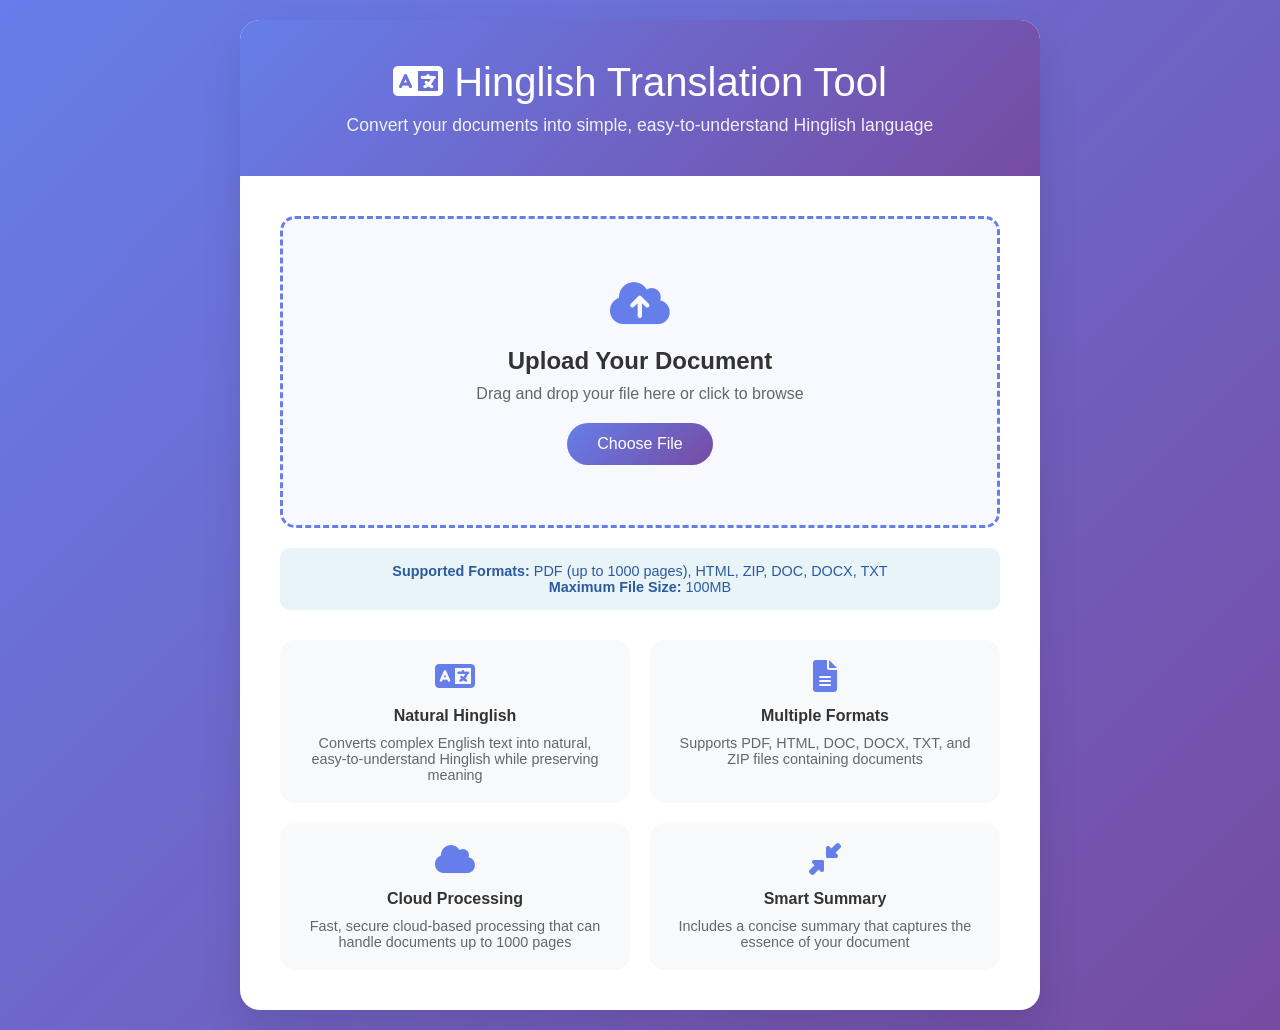
<file: templates/index.html>
<!DOCTYPE html>
<html lang="en">
<head>
    <meta charset="UTF-8">
    <meta name="viewport" content="width=device-width, initial-scale=1.0">
    <title>Hinglish Translation Tool</title>
    <link href="https://cdnjs.cloudflare.com/ajax/libs/font-awesome/6.0.0/css/all.min.css" rel="stylesheet">
    <style>
        * {
            margin: 0;
            padding: 0;
            box-sizing: border-box;
        }

        body {
            font-family: 'Segoe UI', Tahoma, Geneva, Verdana, sans-serif;
            background: linear-gradient(135deg, #667eea 0%, #764ba2 100%);
            min-height: 100vh;
            display: flex;
            align-items: center;
            justify-content: center;
            padding: 20px;
        }

        .container {
            background: white;
            border-radius: 20px;
            box-shadow: 0 20px 40px rgba(0, 0, 0, 0.1);
            width: 100%;
            max-width: 800px;
            overflow: hidden;
        }

        .header {
            background: linear-gradient(135deg, #667eea 0%, #764ba2 100%);
            color: white;
            padding: 40px;
            text-align: center;
        }

        .header h1 {
            font-size: 2.5rem;
            margin-bottom: 10px;
            font-weight: 300;
        }

        .header p {
            font-size: 1.1rem;
            opacity: 0.9;
        }

        .main-content {
            padding: 40px;
        }

        .upload-section {
            text-align: center;
            margin-bottom: 30px;
        }

        .file-drop-zone {
            border: 3px dashed #667eea;
            border-radius: 15px;
            padding: 60px 20px;
            background: #f8f9ff;
            cursor: pointer;
            transition: all 0.3s ease;
            position: relative;
        }

        .file-drop-zone:hover {
            border-color: #764ba2;
            background: #f0f2ff;
            transform: translateY(-2px);
        }

        .file-drop-zone.dragover {
            border-color: #28a745;
            background: #f0fff4;
        }

        .file-drop-zone i {
            font-size: 3rem;
            color: #667eea;
            margin-bottom: 20px;
        }

        .file-drop-zone h3 {
            color: #333;
            margin-bottom: 10px;
            font-size: 1.5rem;
        }

        .file-drop-zone p {
            color: #666;
            margin-bottom: 20px;
        }

        .file-input {
            display: none;
        }

        .upload-btn {
            background: linear-gradient(135deg, #667eea 0%, #764ba2 100%);
            color: white;
            border: none;
            padding: 12px 30px;
            border-radius: 25px;
            cursor: pointer;
            font-size: 1rem;
            transition: all 0.3s ease;
        }

        .upload-btn:hover {
            transform: translateY(-2px);
            box-shadow: 0 5px 15px rgba(102, 126, 234, 0.4);
        }

        .supported-formats {
            margin-top: 20px;
            padding: 15px;
            background: #e8f4f8;
            border-radius: 10px;
            color: #2c5aa0;
            font-size: 0.9rem;
        }

        .progress-section {
            display: none;
            margin-top: 30px;
        }

        .progress-card {
            background: #f8f9fa;
            border-radius: 15px;
            padding: 30px;
            text-align: center;
        }

        .progress-bar {
            width: 100%;
            height: 10px;
            background: #e9ecef;
            border-radius: 5px;
            overflow: hidden;
            margin: 20px 0;
        }

        .progress-fill {
            height: 100%;
            background: linear-gradient(90deg, #667eea, #764ba2);
            width: 0%;
            transition: width 0.3s ease;
        }

        .progress-text {
            color: #333;
            font-size: 1.1rem;
            margin-bottom: 10px;
        }

        .progress-status {
            color: #666;
            font-size: 0.9rem;
        }

        .download-section {
            display: none;
            margin-top: 30px;
        }

        .download-card {
            background: #d4edda;
            border: 1px solid #c3e6cb;
            border-radius: 15px;
            padding: 30px;
            text-align: center;
        }

        .download-btn {
            background: #28a745;
            color: white;
            border: none;
            padding: 15px 40px;
            border-radius: 25px;
            cursor: pointer;
            font-size: 1.1rem;
            transition: all 0.3s ease;
            margin: 10px;
        }

        .download-btn:hover {
            background: #218838;
            transform: translateY(-2px);
        }

        .error-section {
            display: none;
            margin-top: 30px;
        }

        .error-card {
            background: #f8d7da;
            border: 1px solid #f5c6cb;
            border-radius: 15px;
            padding: 30px;
            text-align: center;
            color: #721c24;
        }

        .retry-btn {
            background: #dc3545;
            color: white;
            border: none;
            padding: 12px 30px;
            border-radius: 25px;
            cursor: pointer;
            font-size: 1rem;
            transition: all 0.3s ease;
            margin-top: 15px;
        }

        .retry-btn:hover {
            background: #c82333;
        }

        .features {
            display: grid;
            grid-template-columns: repeat(auto-fit, minmax(250px, 1fr));
            gap: 20px;
            margin-top: 30px;
        }

        .feature {
            background: #f8f9fa;
            padding: 20px;
            border-radius: 15px;
            text-align: center;
        }

        .feature i {
            font-size: 2rem;
            color: #667eea;
            margin-bottom: 15px;
        }

        .feature h4 {
            color: #333;
            margin-bottom: 10px;
        }

        .feature p {
            color: #666;
            font-size: 0.9rem;
        }

        @media (max-width: 768px) {
            .header h1 {
                font-size: 2rem;
            }
            
            .main-content {
                padding: 20px;
            }
            
            .file-drop-zone {
                padding: 40px 15px;
            }
        }
    </style>
</head>
<body>
    <div class="container">
        <div class="header">
            <h1><i class="fas fa-language"></i> Hinglish Translation Tool</h1>
            <p>Convert your documents into simple, easy-to-understand Hinglish language</p>
        </div>

        <div class="main-content">
            <!-- Upload Section -->
            <div class="upload-section" id="uploadSection">
                <div class="file-drop-zone" id="dropZone" onclick="document.getElementById('fileInput').click()">
                    <i class="fas fa-cloud-upload-alt"></i>
                    <h3>Upload Your Document</h3>
                    <p>Drag and drop your file here or click to browse</p>
                    <button class="upload-btn">Choose File</button>
                    <input type="file" id="fileInput" class="file-input" accept=".pdf,.html,.htm,.zip,.doc,.docx,.txt">
                </div>
                
                <div class="supported-formats">
                    <strong>Supported Formats:</strong> PDF (up to 1000 pages), HTML, ZIP, DOC, DOCX, TXT
                    <br><strong>Maximum File Size:</strong> 100MB
                </div>
            </div>

            <!-- Progress Section -->
            <div class="progress-section" id="progressSection">
                <div class="progress-card">
                    <i class="fas fa-cog fa-spin" style="font-size: 2rem; color: #667eea; margin-bottom: 20px;"></i>
                    <div class="progress-text" id="progressText">Processing your document...</div>
                    <div class="progress-bar">
                        <div class="progress-fill" id="progressFill"></div>
                    </div>
                    <div class="progress-status" id="progressStatus">Please wait while we convert your document to Hinglish</div>
                </div>
            </div>

            <!-- Download Section -->
            <div class="download-section" id="downloadSection">
                <div class="download-card">
                    <i class="fas fa-check-circle" style="font-size: 3rem; color: #28a745; margin-bottom: 20px;"></i>
                    <h3>Translation Complete!</h3>
                    <p>Your document has been successfully converted to Hinglish. The file includes both the full translation and a concise summary.</p>
                    <button class="download-btn" id="downloadBtn">
                        <i class="fas fa-download"></i> Download Hinglish Translation
                    </button>
                    <button class="download-btn" onclick="location.reload()" style="background: #6c757d;">
                        <i class="fas fa-plus"></i> Translate Another Document
                    </button>
                </div>
            </div>

            <!-- Error Section -->
            <div class="error-section" id="errorSection">
                <div class="error-card">
                    <i class="fas fa-exclamation-triangle" style="font-size: 3rem; margin-bottom: 20px;"></i>
                    <h3>Error Processing Document</h3>
                    <p id="errorMessage">Something went wrong while processing your document.</p>
                    <button class="retry-btn" onclick="location.reload()">
                        <i class="fas fa-redo"></i> Try Again
                    </button>
                </div>
            </div>

            <!-- Features Section -->
            <div class="features">
                <div class="feature">
                    <i class="fas fa-language"></i>
                    <h4>Natural Hinglish</h4>
                    <p>Converts complex English text into natural, easy-to-understand Hinglish while preserving meaning</p>
                </div>
                <div class="feature">
                    <i class="fas fa-file-alt"></i>
                    <h4>Multiple Formats</h4>
                    <p>Supports PDF, HTML, DOC, DOCX, TXT, and ZIP files containing documents</p>
                </div>
                <div class="feature">
                    <i class="fas fa-cloud"></i>
                    <h4>Cloud Processing</h4>
                    <p>Fast, secure cloud-based processing that can handle documents up to 1000 pages</p>
                </div>
                <div class="feature">
                    <i class="fas fa-compress-alt"></i>
                    <h4>Smart Summary</h4>
                    <p>Includes a concise summary that captures the essence of your document</p>
                </div>
            </div>
        </div>
    </div>

    <script>
        let currentJobId = null;
        let progressInterval = null;

        // File input handling
        const fileInput = document.getElementById('fileInput');
        const dropZone = document.getElementById('dropZone');

        fileInput.addEventListener('change', handleFileSelect);
        
        // Drag and drop functionality
        dropZone.addEventListener('dragover', handleDragOver);
        dropZone.addEventListener('dragleave', handleDragLeave);
        dropZone.addEventListener('drop', handleDrop);

        function handleDragOver(e) {
            e.preventDefault();
            dropZone.classList.add('dragover');
        }

        function handleDragLeave(e) {
            e.preventDefault();
            dropZone.classList.remove('dragover');
        }

        function handleDrop(e) {
            e.preventDefault();
            dropZone.classList.remove('dragover');
            
            const files = e.dataTransfer.files;
            if (files.length > 0) {
                fileInput.files = files;
                handleFileSelect();
            }
        }

        function handleFileSelect() {
            const file = fileInput.files[0];
            if (!file) return;

            // Validate file size (100MB limit)
            const maxSize = 100 * 1024 * 1024;
            if (file.size > maxSize) {
                showError('File size too large. Maximum allowed size is 100MB.');
                return;
            }

            // Validate file type
            const allowedTypes = ['.pdf', '.html', '.htm', '.zip', '.doc', '.docx', '.txt'];
            const fileExt = '.' + file.name.split('.').pop().toLowerCase();
            
            if (!allowedTypes.includes(fileExt)) {
                showError('Unsupported file type. Please upload PDF, HTML, ZIP, DOC, DOCX, or TXT files.');
                return;
            }

            uploadFile(file);
        }

        function uploadFile(file) {
            const formData = new FormData();
            formData.append('file', file);

            showProgress();

            fetch('/upload', {
                method: 'POST',
                body: formData
            })
            .then(response => response.json())
            .then(data => {
                if (data.error) {
                    showError(data.error);
                } else {
                    currentJobId = data.job_id;
                    startProgressTracking();
                }
            })
            .catch(error => {
                showError('Upload failed: ' + error.message);
            });
        }

        function startProgressTracking() {
            progressInterval = setInterval(() => {
                fetch(`/status/${currentJobId}`)
                .then(response => response.json())
                .then(data => {
                    updateProgress(data);
                    
                    if (data.status === 'completed') {
                        clearInterval(progressInterval);
                        showDownload();
                    } else if (data.status === 'error') {
                        clearInterval(progressInterval);
                        showError(data.message);
                    }
                })
                .catch(error => {
                    clearInterval(progressInterval);
                    showError('Error checking status: ' + error.message);
                });
            }, 2000);
        }

        function updateProgress(data) {
            const progressFill = document.getElementById('progressFill');
            const progressText = document.getElementById('progressText');
            const progressStatus = document.getElementById('progressStatus');

            progressFill.style.width = data.progress + '%';
            progressText.textContent = `Processing... ${data.progress}%`;
            progressStatus.textContent = data.message;
        }

        function showProgress() {
            document.getElementById('uploadSection').style.display = 'none';
            document.getElementById('progressSection').style.display = 'block';
            document.getElementById('downloadSection').style.display = 'none';
            document.getElementById('errorSection').style.display = 'none';
        }

        function showDownload() {
            document.getElementById('uploadSection').style.display = 'none';
            document.getElementById('progressSection').style.display = 'none';
            document.getElementById('downloadSection').style.display = 'block';
            document.getElementById('errorSection').style.display = 'none';

            const downloadBtn = document.getElementById('downloadBtn');
            downloadBtn.onclick = () => {
                window.location.href = `/download/${currentJobId}`;
            };
        }

        function showError(message) {
            document.getElementById('uploadSection').style.display = 'block';
            document.getElementById('progressSection').style.display = 'none';
            document.getElementById('downloadSection').style.display = 'none';
            document.getElementById('errorSection').style.display = 'block';
            
            document.getElementById('errorMessage').textContent = message;
            
            if (progressInterval) {
                clearInterval(progressInterval);
            }
        }
    </script>
</body>
</html>
</file>
